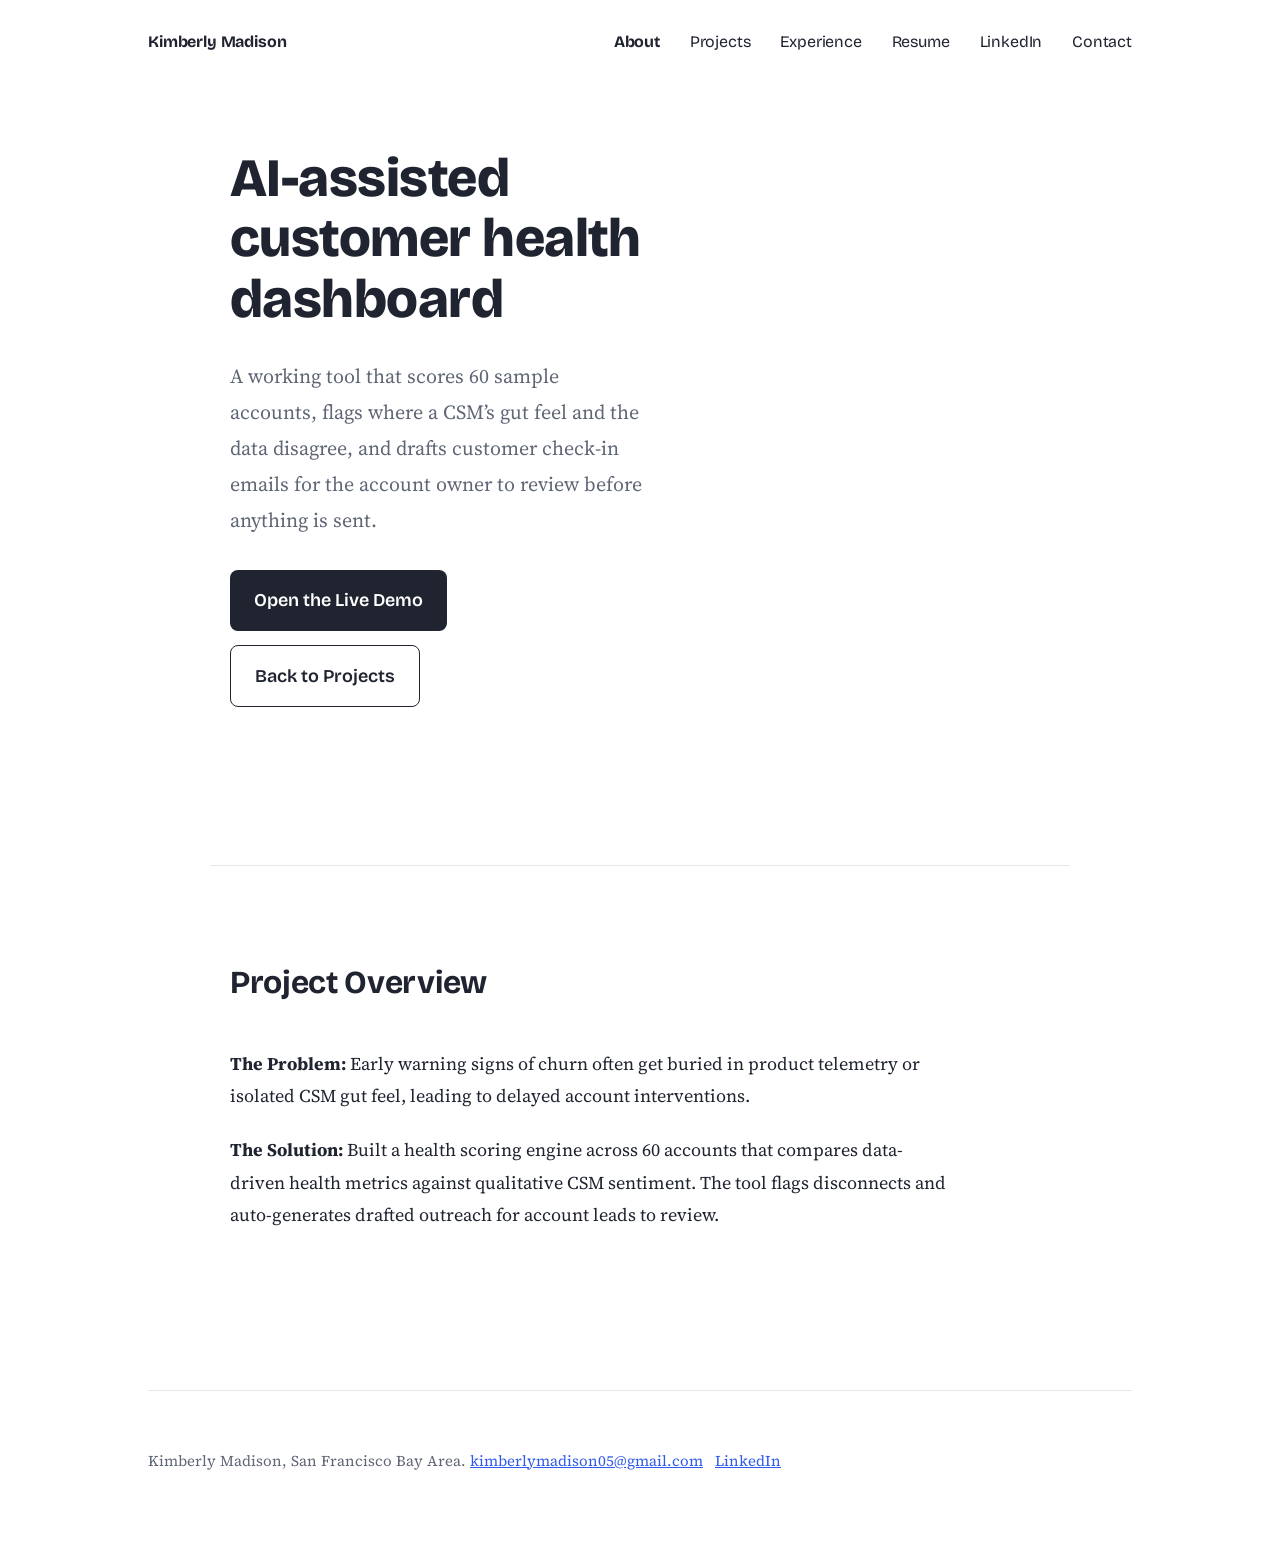
<file: projects/customer-health-dashboard.html>
<!DOCTYPE html>
<html lang="en">
<head>
    <meta charset="utf-8">
    <meta name="viewport" content="width=device-width,initial-scale=1">
    <title>AI-Assisted Customer Health Dashboard | Kimberly Madison</title>
    <meta name="description" content="AI customer health dashboard case study by Kimberly Madison.">
    <link rel="preconnect" href="https://fonts.googleapis.com">
    <link rel="preconnect" href="https://fonts.gstatic.com" crossorigin>
    <link href="https://fonts.googleapis.com/css2?family=Bricolage+Grotesque:wght@600;800&family=Source+Serif+4:ital,wght@0,400;0,600;1,400&display=swap" rel="stylesheet">
    <link rel="stylesheet" href="../style.css">
</head>
<body>
    <div class="wrap">
        <nav class="nav">
            <a href="../index.html">Kimberly Madison</a>
            <span>
                <a href="../index.html#about">About</a>
                <a href="../index.html#projects">Projects</a>
                <a href="../index.html#experience">Experience</a>
                <a href="../Kimberly_Madison_Resume.pdf">Resume</a>
                <a href="https://www.linkedin.com/in/kimberly-madison-b375081b/">LinkedIn</a>
                <a href="../index.html#contact">Contact</a>
            </span>
        </nav>

        <main>
            <div class="hero">
                <div>
                    <h1>AI-assisted customer health dashboard</h1>
                    <p class="lead">A working tool that scores 60 sample accounts, flags where a CSM’s gut feel and the data disagree, and drafts customer check-in emails for the account owner to review before anything is sent.</p>
                    <a class="btn" href="https://claude.ai/artifact/G9qgFqvpJXeE5uY496uaYt" target="_blank">Open the Live Demo</a>
                    <a class="btn o" href="../index.html#projects">Back to Projects</a>
                </div>
            </div>

            <section>
                <h2>Project Overview</h2>
                <div class="read">
                    <p><b>The Problem:</b> Early warning signs of churn often get buried in product telemetry or isolated CSM gut feel, leading to delayed account interventions.</p>
                    <p><b>The Solution:</b> Built a health scoring engine across 60 accounts that compares data-driven health metrics against qualitative CSM sentiment. The tool flags disconnects and auto-generates drafted outreach for account leads to review.</p>
                </div>
            </section>
        </main>

        <footer>
            Kimberly Madison, San Francisco Bay Area. <a href="mailto:kimberlymadison05@gmail.com">kimberlymadison05@gmail.com</a> &nbsp; <a href="https://www.linkedin.com/in/kimberly-madison-b375081b/">LinkedIn</a>
        </footer>
    </div>
</body>
</html>
</file>
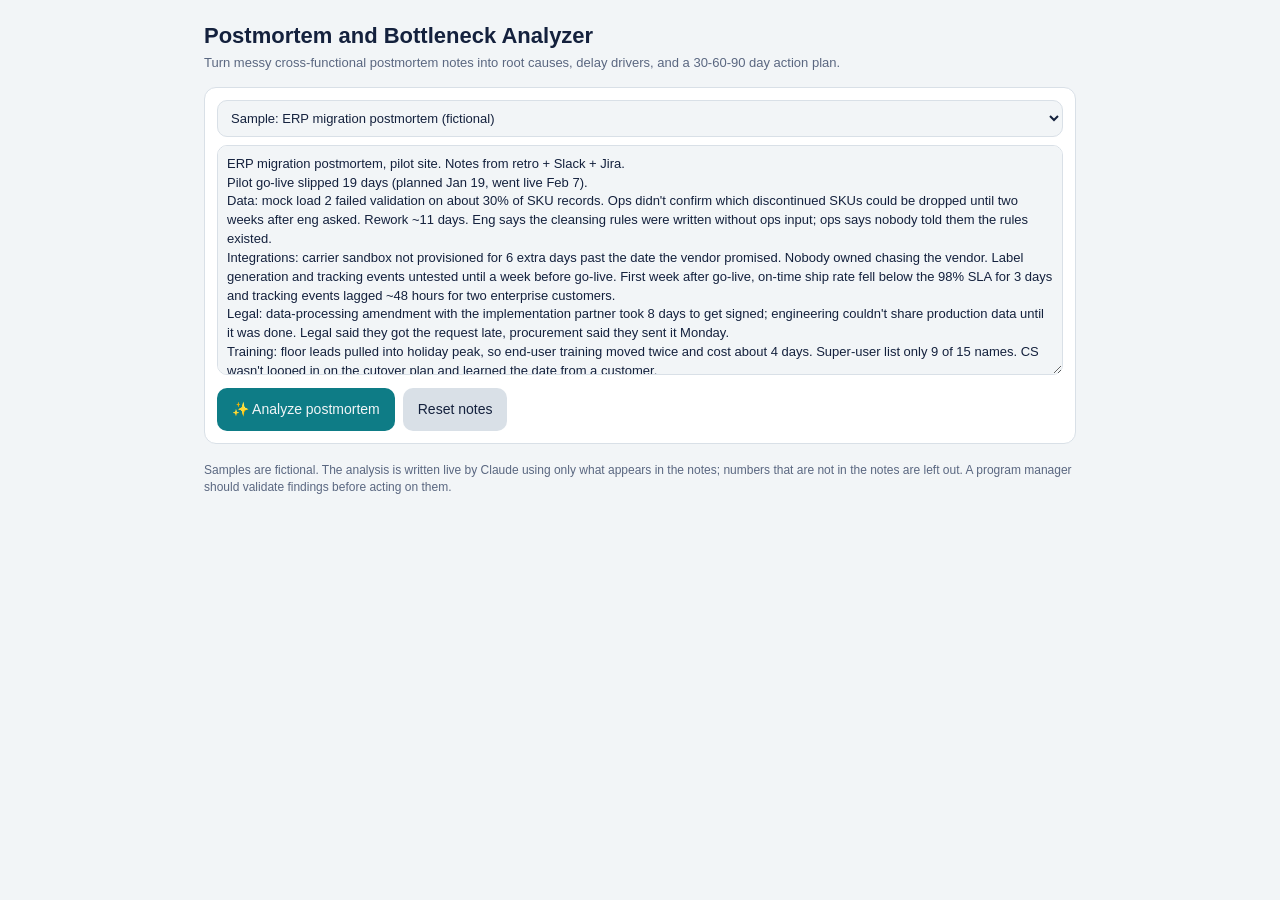
<file: projects/postmortem-bottleneck-analyzer.html>
<!DOCTYPE html>
<html lang="en"><head><meta charset="utf-8">
<meta name="viewport" content="width=device-width, initial-scale=1, viewport-fit=cover">
<title>Postmortem and Bottleneck Analyzer</title>
<style>
:root{box-sizing:border-box;padding-top:env(safe-area-inset-top,0px);padding-bottom:env(safe-area-inset-bottom,0px);--bg:#f2f5f7;--card:#fff;--tx:#14213d;--mut:#5a6780;--bd:#d9e0e7;--ac:#0e7c86;--g:#2e9d6a;--y:#c98a00;--r:#d6453d;--gb:#e0f3ea;--yb:#fdf1d3;--rb:#fbe2df}
@media (prefers-color-scheme:dark){:root:not([data-theme="light"]){color-scheme:dark;--bg:#0f1624;--card:#17213a;--tx:#eaf0f8;--mut:#9fb0c7;--bd:#2a3652;--ac:#4fc3cc;--g:#4fc088;--y:#f0b93a;--r:#ff7a6e;--gb:#14301f;--yb:#33290d;--rb:#3a1c19}}
:root[data-theme="dark"]{color-scheme:dark;--bg:#0f1624;--card:#17213a;--tx:#eaf0f8;--mut:#9fb0c7;--bd:#2a3652;--ac:#4fc3cc;--g:#4fc088;--y:#f0b93a;--r:#ff7a6e;--gb:#14301f;--yb:#33290d;--rb:#3a1c19}
html{scroll-padding-top:env(safe-area-inset-top,0px)}*{box-sizing:border-box}
body{margin:0;background:var(--bg);color:var(--tx);font:15px/1.45 -apple-system,BlinkMacSystemFont,"Segoe UI",Roboto,Helvetica,Arial,sans-serif}
main{max-width:900px;margin:0 auto;padding:16px 14px 40px}h1{font-size:22px;margin:4px 0 2px}.sub{color:var(--mut);font-size:13px;margin:0 0 14px}
.card{background:var(--card);border:1px solid var(--bd);border-radius:12px;padding:12px;margin-bottom:10px}
select,textarea{width:100%;border:1px solid var(--bd);background:var(--bg);color:var(--tx);border-radius:10px;padding:9px;font:inherit;font-size:13px}textarea{min-height:230px;margin-top:8px}
.btn{border:0;background:var(--ac);color:var(--bg);border-radius:10px;padding:11px 15px;font:inherit;font-size:14px;margin:8px 8px 0 0}.btn.s{background:var(--bd);color:var(--tx)}
h2{font-size:17px;margin:22px 0 8px}h3{font-size:12px;text-transform:uppercase;letter-spacing:.04em;color:var(--mut);margin:12px 0 4px}
.meta{font-size:12px;color:var(--mut)}.row{display:flex;justify-content:space-between;gap:8px;align-items:center}.nm{font-weight:600}
.tag{font-size:11px;padding:2px 9px;border-radius:999px;white-space:nowrap;background:var(--bd);color:var(--mut)}.High{background:var(--rb);color:var(--r)}.Medium{background:var(--yb);color:var(--y)}.Low{background:var(--gb);color:var(--g)}
.sc{overflow-x:auto}table{border-collapse:collapse;font-size:12px;width:100%}th,td{border:1px solid var(--bd);padding:6px 8px;text-align:center}th:first-child,td:first-child{text-align:left;font-weight:600;position:sticky;left:0;background:var(--card)}th{color:var(--mut);font-weight:600}
.bar{height:10px;background:var(--bd);border-radius:5px;overflow:hidden;margin:4px 0 10px}.bar i{display:block;height:100%;background:var(--ac)}
.chip{border:1px solid var(--bd);background:var(--card);color:var(--tx);border-radius:999px;padding:6px 12px;font:inherit;font-size:13px;margin:0 6px 8px 0}.chip.on{background:var(--tx);color:var(--bg)}
label.ck{display:flex;gap:10px;align-items:flex-start;margin:8px 0}label.ck input{margin-top:4px;width:18px;height:18px}.done{text-decoration:line-through;color:var(--mut)}
ul{margin:4px 0 0;padding-left:18px}.note{font-size:12px;color:var(--mut);margin-top:18px}
</style></head><body><main>
<h1>Postmortem and Bottleneck Analyzer</h1>
<p class="sub">Turn messy cross-functional postmortem notes into root causes, delay drivers, and a 30-60-90 day action plan.</p>
<div class="card"><select id="sel" onchange="pick()"><option value="0">Sample: ERP migration postmortem (fictional)</option><option value="1">Sample: Customer portal launch postmortem (fictional)</option><option value="2">Paste my own notes</option></select>
<textarea id="nt" placeholder="Paste meeting notes, Slack threads, or ticket summaries here"></textarea>
<button class="btn" onclick="run()">✨ Analyze postmortem</button><button class="btn s" onclick="pick()">Reset notes</button></div>
<div id="out"></div>
<p class="note">Samples are fictional. The analysis is written live by Claude using only what appears in the notes; numbers that are not in the notes are left out. A program manager should validate findings before acting on them.</p>
</main>
<script>
const SAMPLES=["ERP migration postmortem, pilot site. Notes from retro + Slack + Jira.\nPilot go-live slipped 19 days (planned Jan 19, went live Feb 7). \nData: mock load 2 failed validation on about 30% of SKU records. Ops didn't confirm which discontinued SKUs could be dropped until two weeks after eng asked. Rework ~11 days. Eng says the cleansing rules were written without ops input; ops says nobody told them the rules existed.\nIntegrations: carrier sandbox not provisioned for 6 extra days past the date the vendor promised. Nobody owned chasing the vendor. Label generation and tracking events untested until a week before go-live. First week after go-live, on-time ship rate fell below the 98% SLA for 3 days and tracking events lagged ~48 hours for two enterprise customers.\nLegal: data-processing amendment with the implementation partner took 8 days to get signed; engineering couldn't share production data until it was done. Legal said they got the request late, procurement said they sent it Monday.\nTraining: floor leads pulled into holiday peak, so end-user training moved twice and cost about 4 days. Super-user list only 9 of 15 names. CS wasn't looped in on the cutover plan and learned the date from a customer.\nFinance: billing rate tables for 14 enterprise customers lived in spreadsheets; found late, finance and account managers rebuilt them in ~5 days of scramble. No one signed off on parallel billing until the last week.\nSales: promised one enterprise customer a go-live date before the pilot was approved.", "Customer portal launch postmortem. Pulled from the retro doc, #launch-war-room Slack, and Jira.\nLaunch slipped 3 weeks. Original date set by Product after the exec offsite, before Engineering sized the work.\nScope: Product added single sign-on and invoice download after kickoff. Eng estimate grew by about 2 sprints; nobody re-baselined the date. \nEngineering: API rate limits were discovered in load testing 5 days before launch; 17 blocker bugs found by QA in the last 2 weeks because test environments weren't ready until late. Infra owned environments, Product assumed Eng did.\nCustomer Success: support playbooks and FAQs were delivered 2 days after launch. Support got 41 tickets in the first 48 hours, mostly password and SSO questions. Two enterprise customers escalated to their execs. CS says they were not invited to the launch readiness review.\nLegal: new portal terms of service were approved the day before launch; Sales had already shared the beta with 6 customers under the old terms.\nSales: reps demoed unreleased features, setting wrong expectations. \nOperations: invoice download depended on a finance data feed that wasn't scheduled with the data team, adding roughly 4 days.\nEveryone agrees there was no single owner for go-live readiness.", ""];
const $=s=>document.querySelector(s);
function esc(s){return String(s==null?"":s).replace(/[&<>"]/g,c=>({"&":"&amp;","<":"&lt;",">":"&gt;",'"':"&quot;"}[c]))}
let R=null,DONE={},TF="All";
function pick(){const v=+$("#sel").value;$("#nt").value=SAMPLES[v]||"";}
async function run(){const n=$("#nt").value.trim();if(n.length<80){$("#out").innerHTML='<p class="meta">Add a few more lines of notes first.</p>';return}
 R={loading:1};DONE={};TF="All";paint();
 try{const s=await claude.use("sample");if(!s)throw{message:"Live AI is not available in this view. Open the page from your claude.ai account."};
 const p="You are a senior program manager analyzing a cross-functional postmortem. Use ONLY the notes below. Never invent numbers, dates, or names: if the notes do not give a number, use null. Return JSON with these keys:\nsummary: 2 sentences on what went wrong overall.\nroot_causes: 5 to 9 objects with team (one of Engineering, Product, Operations, Sales, Legal, Customer Success, Finance, Vendor), category (one of Handoff, Dependency, Scope change, Resourcing, Process gap, Communication, Vendor delay), description (one sentence), evidence (a short paraphrase of what in the notes shows this), delay_days (number or null), severity (High, Medium, or Low).\ntotal_delay_days: number or null (as stated in the notes).\nsla_impacts: array of short strings describing SLA or customer impacts stated in the notes.\ndelay_drivers: array of objects with driver and days (number or null), ordered by days, using only quantified drivers where possible. Note: drivers may overlap, so do not force them to sum to the total.\nactions: 6 to 9 objects with horizon (exactly 30, 60, or 90), action (specific and process-focused), owner_team (same team list), success_measure (how we will know it worked).\nNOTES:\n"+n+"\nReturn only the JSON object.";
 R=await s.json(p)}catch(e){R={error:(e&&e.message)||"Something went wrong. Please try again."}}paint()}
function matrix(rc){const T=[...new Set(rc.map(r=>r.team))],C=[...new Set(rc.map(r=>r.category))];
 return`<div class="card sc"><table><tr><th>Team</th>${C.map(c=>`<th>${esc(c)}</th>`).join("")}</tr>${T.map(t=>`<tr><td>${esc(t)}</td>${C.map(c=>{const k=rc.filter(r=>r.team===t&&r.category===c).length;return`<td style="${k?`background:color-mix(in srgb,var(--ac) ${Math.min(80,k*30)}%,transparent);font-weight:700`:"color:var(--mut)"}">${k||"·"}</td>`}).join("")}</tr>`).join("")}</table></div>`}
function actions(a){const T=["All",...new Set(a.map(x=>x.owner_team))];const L=a.map((x,i)=>({...x,i})).filter(x=>TF==="All"||x.owner_team===TF);const dn=a.filter((x,i)=>DONE[i]).length;
 return`<div class="meta">${dn} of ${a.length} complete</div><div class="bar"><i style="width:${a.length?dn/a.length*100:0}%"></i></div><div>${T.map(t=>`<button class="chip ${t===TF?"on":""}" onclick="TF='${t}';paint()">${esc(t)}</button>`).join("")}</div>`+
 [30,60,90].map(h=>{const x=L.filter(z=>+z.horizon===h);return x.length?`<h3>${h}-day actions</h3>`+x.map(z=>`<div class="card"><label class="ck"><input type="checkbox" ${DONE[z.i]?"checked":""} onchange="DONE[${z.i}]=this.checked;paint()"><div><div class="${DONE[z.i]?"done":""}">${esc(z.action)}</div><div class="meta">Owner: ${esc(z.owner_team)} · Measure: ${esc(z.success_measure)}</div></div></label></div>`).join(""):""}).join("")}
function paint(){const o=$("#out");if(!R){o.innerHTML="";return}if(R.loading){o.innerHTML='<p class="meta">Claude is reading the notes and mapping the breakdowns…</p>';return}if(R.error){o.innerHTML=`<p class="meta">${esc(R.error)}</p>`;return}
 const rc=R.root_causes||[],dd=(R.delay_drivers||[]).filter(d=>d.days!=null),mx=Math.max(1,...dd.map(d=>d.days));
 o.innerHTML=`<h2>Summary</h2><div class="card">${esc(R.summary)}${R.total_delay_days!=null?`<div class="meta" style="margin-top:6px">Total delay stated in notes: <b>${R.total_delay_days} days</b></div>`:""}</div>
 <h2>Root cause matrix</h2>${matrix(rc)}${rc.map(r=>`<div class="card"><div class="row"><div class="nm">${esc(r.team)} · ${esc(r.category)}</div><span class="tag ${esc(r.severity)}">${esc(r.severity)}</span></div><div style="margin:4px 0">${esc(r.description)}</div><div class="meta">Evidence: ${esc(r.evidence)}${r.delay_days!=null?` · ${r.delay_days} days`:""}</div></div>`).join("")}
 <h2>SLA and timeline impact</h2><div class="card">${(R.sla_impacts||[]).length?`<ul>${R.sla_impacts.map(x=>`<li>${esc(x)}</li>`).join("")}</ul>`:'<span class="meta">No SLA impacts stated in the notes.</span>'}${dd.length?`<h3>Delay drivers (may overlap)</h3>${dd.map(d=>`<div class="row"><span>${esc(d.driver)}</span><b>${d.days}d</b></div><div class="bar"><i style="width:${d.days/mx*100}%"></i></div>`).join("")}`:""}</div>
 <h2>Corrective action tracker</h2>${actions(R.actions||[])}<button class="btn s" onclick="cp()">Copy action plan</button>`}
function cp(){const a=R.actions||[],t=[30,60,90].map(h=>h+"-day actions:\n"+a.filter(x=>+x.horizon===h).map(x=>"- "+x.action+" ("+x.owner_team+"; measure: "+x.success_measure+")").join("\n")).join("\n\n");navigator.clipboard&&navigator.clipboard.writeText(t)}
pick();
</script></body></html>
</file>
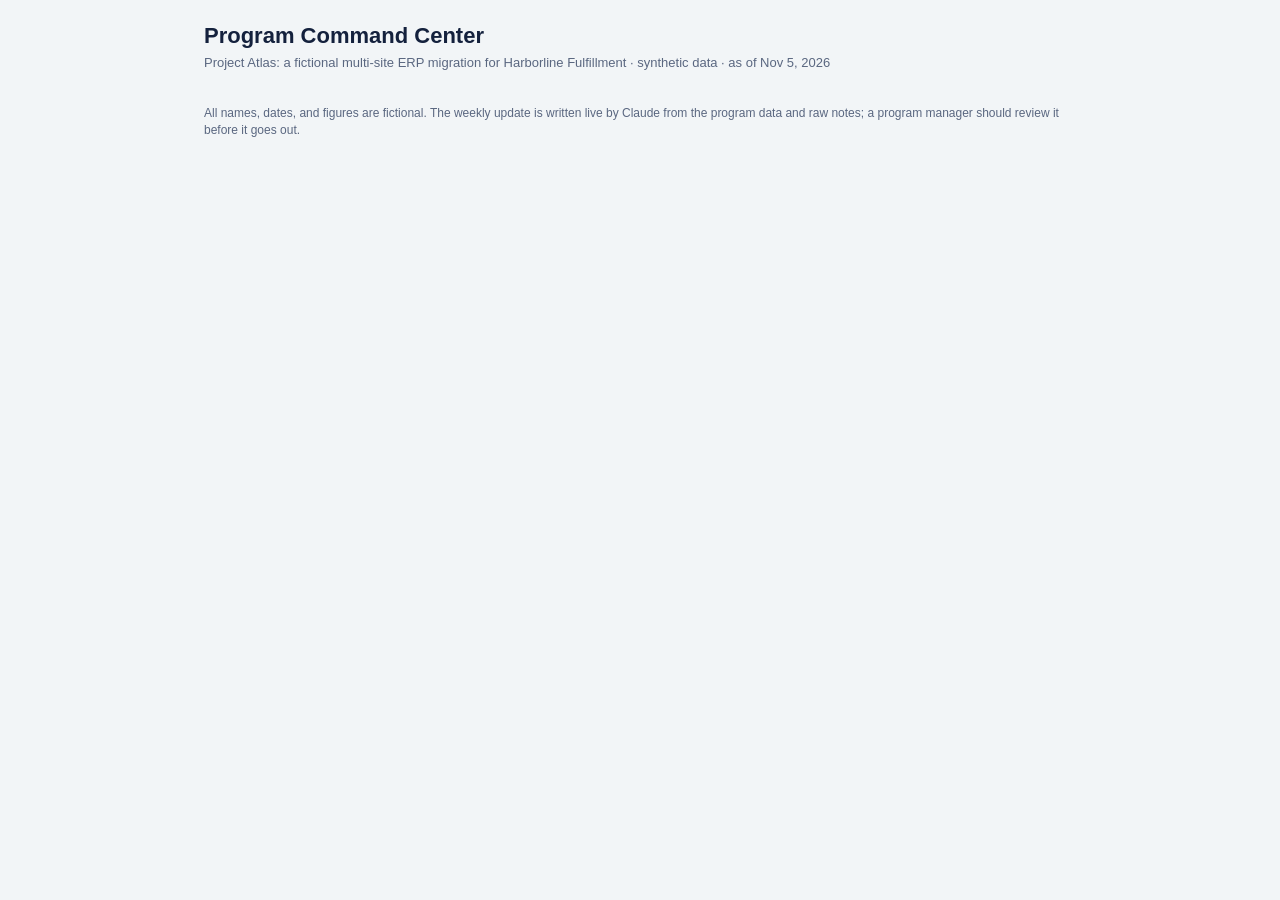
<file: projects/Program-Command-Center-atlas.html>
<!DOCTYPE html>
<html lang="en"><head><meta charset="utf-8">
<meta name="viewport" content="width=device-width, initial-scale=1, viewport-fit=cover">
<title>Program Command Center: Project Atlas</title>
<style>
:root{box-sizing:border-box;padding-top:env(safe-area-inset-top,0px);padding-bottom:env(safe-area-inset-bottom,0px);--bg:#f2f5f7;--card:#fff;--tx:#14213d;--mut:#5a6780;--bd:#d9e0e7;--ac:#0e7c86;--g:#2e9d6a;--y:#c98a00;--r:#d6453d;--gb:#e0f3ea;--yb:#fdf1d3;--rb:#fbe2df;--ab:#dff1f3}
@media (prefers-color-scheme:dark){:root:not([data-theme="light"]){color-scheme:dark;--bg:#0f1624;--card:#17213a;--tx:#eaf0f8;--mut:#9fb0c7;--bd:#2a3652;--ac:#4fc3cc;--g:#4fc088;--y:#f0b93a;--r:#ff7a6e;--gb:#14301f;--yb:#33290d;--rb:#3a1c19;--ab:#12333a}}
:root[data-theme="dark"]{color-scheme:dark;--bg:#0f1624;--card:#17213a;--tx:#eaf0f8;--mut:#9fb0c7;--bd:#2a3652;--ac:#4fc3cc;--g:#4fc088;--y:#f0b93a;--r:#ff7a6e;--gb:#14301f;--yb:#33290d;--rb:#3a1c19;--ab:#12333a}
html{scroll-padding-top:env(safe-area-inset-top,0px)}*{box-sizing:border-box}
body{margin:0;background:var(--bg);color:var(--tx);font:15px/1.45 -apple-system,BlinkMacSystemFont,"Segoe UI",Roboto,Helvetica,Arial,sans-serif}
main{max-width:900px;margin:0 auto;padding:16px 14px 40px}h1{font-size:22px;margin:4px 0 2px}.sub{color:var(--mut);font-size:13px;margin:0 0 12px}
.tabs{display:flex;gap:6px;overflow-x:auto;margin:0 0 14px;padding-bottom:4px}.tabs button{flex:none;border:1px solid var(--bd);background:var(--card);color:var(--tx);border-radius:999px;padding:8px 14px;font:inherit;font-size:13px}.tabs button.on{background:var(--tx);color:var(--bg)}
.kpis{display:grid;grid-template-columns:repeat(2,1fr);gap:8px;margin-bottom:14px}@media(min-width:640px){.kpis{grid-template-columns:repeat(5,1fr)}}
.kpi,.card{background:var(--card);border:1px solid var(--bd);border-radius:12px;padding:10px 12px}.kpi b{display:block;font-size:20px}.kpi span{font-size:12px;color:var(--mut)}.card{margin-bottom:10px}
.row{display:flex;justify-content:space-between;gap:8px;align-items:center}.nm{font-weight:600}.meta{font-size:12px;color:var(--mut)}
.tag{font-size:11px;padding:2px 9px;border-radius:999px;white-space:nowrap}
.Green,.Done{background:var(--gb);color:var(--g)}.Amber,.At{background:var(--yb);color:var(--y)}.Red,.Blocked{background:var(--rb);color:var(--r)}.On{background:var(--ab);color:var(--ac)}.Not{background:var(--bd);color:var(--mut)}
.pb{height:8px;background:var(--bd);border-radius:4px;overflow:hidden;margin:8px 0 4px}.pb i{display:block;height:100%;background:var(--ac)}
ul{margin:6px 0 0;padding-left:18px}li{margin:3px 0}
.gantt{position:relative;margin:6px 0 0 0}.gr{position:relative;height:30px;margin:6px 0}.gl{font-size:12px;margin-bottom:2px}.gb{position:absolute;top:14px;height:12px;border-radius:6px;background:var(--bd);overflow:hidden}.gb i{display:block;height:100%;background:var(--ac)}
.axis{position:relative;height:18px;font-size:10px;color:var(--mut)}.axis span{position:absolute;transform:translateX(-50%)}
.today{position:absolute;top:18px;bottom:0;width:2px;background:var(--r);z-index:2}.dia{position:absolute;top:2px;width:12px;height:12px;transform:rotate(45deg) translateX(-4px);background:var(--ac)}
select,textarea,.chip{border:1px solid var(--bd);background:var(--card);color:var(--tx);border-radius:10px;padding:8px;font:inherit;font-size:13px}textarea{width:100%;min-height:260px}
.chip{border-radius:999px;padding:6px 12px;margin:0 6px 8px 0}.chip.on{background:var(--tx);color:var(--bg)}
.btn{border:0;background:var(--ac);color:var(--bg);border-radius:10px;padding:10px 14px;font:inherit;font-size:14px;margin:8px 8px 0 0}.btn.s{background:var(--bd);color:var(--tx)}
h3{font-size:13px;text-transform:uppercase;letter-spacing:.04em;color:var(--mut);margin:14px 0 4px}.note{font-size:12px;color:var(--mut);margin-top:16px}
.att{border-left:4px solid var(--r)}</style></head><body><main>
<h1>Program Command Center</h1>
<p class="sub">Project Atlas: a fictional multi-site ERP migration for Harborline Fulfillment · synthetic data · as of Nov 5, 2026</p>
<div class="tabs" id="tabs"></div><div id="v"></div>
<p class="note">All names, dates, and figures are fictional. The weekly update is written live by Claude from the program data and raw notes; a program manager should review it before it goes out.</p>
</main>
<script>
const D={"asof":"2026-11-05","tasks":[{"ws":"Data Migration","name":"Inventory and SKU cleansing","owner":"Priya Shah","start":"2026-09-08","end":"2026-10-30","pct":100,"status":"Done"},{"ws":"Data Migration","name":"Mock load 1","owner":"Priya Shah","start":"2026-10-05","end":"2026-10-30","pct":100,"status":"Done"},{"ws":"Data Migration","name":"Mock load 2","owner":"Priya Shah","start":"2026-11-02","end":"2026-12-04","pct":35,"status":"At risk"},{"ws":"Data Migration","name":"Customer and vendor master migration","owner":"Priya Shah","start":"2026-10-19","end":"2026-12-11","pct":40,"status":"On track"},{"ws":"Data Migration","name":"Final cutover load rehearsal","owner":"Priya Shah","start":"2026-12-07","end":"2027-01-08","pct":0,"status":"Not started"},{"ws":"Integrations","name":"Carrier API integrations","owner":"Marcus Webb","start":"2026-09-21","end":"2026-12-04","pct":55,"status":"Blocked"},{"ws":"Integrations","name":"Marketplace connectors","owner":"Marcus Webb","start":"2026-10-05","end":"2026-12-18","pct":50,"status":"On track"},{"ws":"Integrations","name":"Customer tracking portal","owner":"Marcus Webb","start":"2026-10-26","end":"2027-01-08","pct":25,"status":"At risk"},{"ws":"Integrations","name":"Integration security review","owner":"Marcus Webb","start":"2026-11-09","end":"2026-11-25","pct":0,"status":"Not started"},{"ws":"Finance and Billing","name":"Chart of accounts mapping","owner":"Elena Park","start":"2026-08-24","end":"2026-10-09","pct":100,"status":"Done"},{"ws":"Finance and Billing","name":"Billing rate tables","owner":"Elena Park","start":"2026-09-14","end":"2026-11-20","pct":60,"status":"At risk"},{"ws":"Finance and Billing","name":"Parallel billing test","owner":"Elena Park","start":"2026-12-01","end":"2027-01-08","pct":0,"status":"Not started"},{"ws":"Finance and Billing","name":"Month-end close dry run","owner":"Elena Park","start":"2026-12-14","end":"2026-12-23","pct":0,"status":"Not started"},{"ws":"Warehouse Operations","name":"Warehouse process redesign","owner":"Tomás Reyes","start":"2026-08-31","end":"2026-10-23","pct":100,"status":"Done"},{"ws":"Warehouse Operations","name":"Peak season freeze plan","owner":"Tomás Reyes","start":"2026-10-12","end":"2026-11-13","pct":70,"status":"On track"},{"ws":"Warehouse Operations","name":"Scanner and device rollout, pilot site","owner":"Tomás Reyes","start":"2026-11-02","end":"2026-12-11","pct":30,"status":"On track"},{"ws":"Warehouse Operations","name":"UAT scripts and scenarios","owner":"Tomás Reyes","start":"2026-11-09","end":"2026-12-11","pct":10,"status":"On track"},{"ws":"Warehouse Operations","name":"UAT execution","owner":"Tomás Reyes","start":"2026-12-14","end":"2027-01-08","pct":0,"status":"Not started"},{"ws":"Change and Training","name":"Stakeholder and impact assessment","owner":"Dana Cole","start":"2026-09-01","end":"2026-10-16","pct":100,"status":"Done"},{"ws":"Change and Training","name":"Training content build","owner":"Dana Cole","start":"2026-10-12","end":"2026-12-11","pct":45,"status":"On track"},{"ws":"Change and Training","name":"Super-user network","owner":"Dana Cole","start":"2026-10-26","end":"2026-12-18","pct":30,"status":"At risk"},{"ws":"Change and Training","name":"Pilot site end-user training","owner":"Dana Cole","start":"2027-01-04","end":"2027-01-15","pct":0,"status":"Not started"},{"ws":"Cutover and Go-Live","name":"Cutover plan and runbook","owner":"Sam Okoro","start":"2026-10-19","end":"2026-12-18","pct":40,"status":"On track"},{"ws":"Cutover and Go-Live","name":"Go/no-go criteria","owner":"Sam Okoro","start":"2026-11-16","end":"2026-12-11","pct":0,"status":"Not started"},{"ws":"Cutover and Go-Live","name":"Pilot go-live, Sunnyvale","owner":"Sam Okoro","start":"2027-01-19","end":"2027-01-19","pct":0,"status":"Not started"},{"ws":"Cutover and Go-Live","name":"Pilot hypercare","owner":"Sam Okoro","start":"2027-01-19","end":"2027-02-12","pct":0,"status":"Not started"},{"ws":"Cutover and Go-Live","name":"Wave 2 prep, Louisville and Reno","owner":"Sam Okoro","start":"2027-01-25","end":"2027-03-12","pct":0,"status":"Not started"},{"ws":"Cutover and Go-Live","name":"Wave 3 prep, Toronto","owner":"Sam Okoro","start":"2027-03-22","end":"2027-05-07","pct":0,"status":"Not started"}],"ms":[{"name":"Design sign-off","date":"2026-09-18","status":"Done"},{"name":"Mock load 1 complete","date":"2026-10-30","status":"Done"},{"name":"Mock load 2 complete","date":"2026-12-04","status":"At risk"},{"name":"UAT complete","date":"2027-01-08","status":"On track"},{"name":"Pilot go-live, Sunnyvale","date":"2027-01-19","status":"On track"},{"name":"Wave 2 go-live, Louisville and Reno","date":"2027-03-16","status":"On track"},{"name":"Wave 3 go-live, Toronto","date":"2027-05-11","status":"On track"},{"name":"Hypercare exit","date":"2027-06-11","status":"On track"}],"raid":[{"id":"R-01","type":"Risk","text":"About 30% of SKU records failed validation in mock load 1; the same pattern could repeat in mock load 2.","owner":"Priya Shah","sev":"High","due":"2026-11-20","status":"Open"},{"id":"I-02","type":"Issue","text":"Carrier sandbox access is delayed until Nov 20, blocking carrier API testing.","owner":"Marcus Webb","sev":"High","due":"2026-11-20","status":"Open"},{"id":"R-03","type":"Risk","text":"Pilot-site training overlaps with holiday peak, limiting the hours operators can be pulled off the floor.","owner":"Dana Cole","sev":"High","due":"2026-12-04","status":"Open"},{"id":"D-04","type":"Dependency","text":"Finance month-end close freeze (Dec 28 to Jan 4) overlaps pilot readiness checks.","owner":"Elena Park","sev":"Medium","due":"2026-12-14","status":"Open"},{"id":"I-05","type":"Issue","text":"Legacy billing rate tables are incomplete for 14 enterprise customers.","owner":"Elena Park","sev":"High","due":"2026-11-20","status":"Open"},{"id":"R-06","type":"Risk","text":"Implementation partner has two consultants rolling off in December.","owner":"Sam Okoro","sev":"Medium","due":"2026-12-01","status":"Open"},{"id":"DC-07","type":"Decision","text":"Run one cycle of parallel billing before pilot go-live, or cut over directly?","owner":"Sam Okoro","sev":"Medium","due":"2026-11-18","status":"Pending"},{"id":"DC-08","type":"Decision","text":"Pilot cutover on a weekend or midweek low-volume window?","owner":"Tomás Reyes","sev":"Medium","due":"2026-11-25","status":"Pending"},{"id":"R-09","type":"Risk","text":"Change fatigue among floor leads after three process changes this year.","owner":"Dana Cole","sev":"Low","due":"2026-12-18","status":"Open"},{"id":"D-10","type":"Dependency","text":"Security review must finish before any integration goes live.","owner":"Marcus Webb","sev":"Medium","due":"2026-11-25","status":"Open"}],"notes":"Data (Priya): mock 2 started Monday. Still seeing validation fails on dimensions and unit-of-measure for older SKUs, maybe 25-30% again. Cleansing rules from mock 1 only fixed about half. Vendor master looks fine. Need ops to confirm which discontinued SKUs we can drop.\nIntegrations (Marcus): carrier sandbox STILL not provisioned, vendor says Nov 20. Can’t test labels or tracking events until then. Marketplace connectors going well, two of four done. Tracking portal design needs customer-service input, haven’t gotten it. Security review slot booked for week of Nov 9.\nFinance (Elena): rate tables are the problem. 14 enterprise customers have custom rates stored in spreadsheets, not the legacy system. Working through them with account managers. Chart of accounts is done and signed off.\nWarehouse (Tomás): peak freeze plan almost final, ops leaders supportive. Scanners for pilot site arrive Nov 16. UAT scripts started, need two more floor reps. Worried about pulling people for UAT during peak.\nChange (Dana): training content about half built. Super-user list has 9 of the 15 names we need; two sites haven’t nominated anyone. Floor leads are tired, lots of change this year.\nCutover (Sam): runbook draft is 40% done. Two partner consultants leave in December, need a replacement plan. Need a decision on parallel billing by Nov 18 or we lose time on the test plan."};const $=s=>document.querySelector(s);
function esc(s){return String(s==null?"":s).replace(/[&<>"]/g,c=>({"&":"&amp;","<":"&lt;",">":"&gt;",'"':"&quot;"}[c]))}
const M3=["Jan","Feb","Mar","Apr","May","Jun","Jul","Aug","Sep","Oct","Nov","Dec"];
const dt=s=>new Date(s+"T00:00:00"),DAY=864e5,days=(a,b)=>Math.round((dt(b)-dt(a))/DAY);
const fd=s=>{const d=dt(s);return M3[d.getMonth()]+" "+d.getDate()};
const cls=s=>({"Done":"Done","On track":"On","At risk":"At","Blocked":"Blocked","Not started":"Not"}[s]);
const WS=[...new Set(D.tasks.map(t=>t.ws))];
const dur=t=>Math.max(1,days(t.start,t.end)+1);
function wpct(ts){const w=ts.reduce((s,t)=>s+dur(t),0);return Math.round(ts.reduce((s,t)=>s+t.pct*dur(t),0)/w)}
function rag(ts){const b=ts.filter(t=>t.status==="Blocked").length,r=ts.filter(t=>t.status==="At risk").length;return b>0||r>=2?"Red":r>0?"Amber":"Green"}
const wt=w=>D.tasks.filter(t=>t.ws===w);function prag(){const r=WS.map(w=>rag(wt(w)));return r.filter(x=>x==="Red").length>=2?"Red":r.some(x=>x!=="Green")?"Amber":"Green"}
const open=D.raid.filter(r=>r.status!=="Closed"),pilot=days(D.asof,"2027-01-19");
const flagged=D.tasks.filter(t=>t.status==="Blocked"||t.status==="At risk");
let tab="Overview",wf="All",rf="All",tf="All",OUT=null;
const TABS=["Overview","Timeline","Tasks","RAID log","Weekly update"];
function tabs(){$("#tabs").innerHTML=TABS.map(t=>`<button class="${t===tab?"on":""}" onclick="tab='${t}';go()">${t}</button>`).join("")}
function overview(){const o=wpct(D.tasks),orag=prag();
 return`<div class="kpis"><div class="kpi"><b>${o}%</b><span>Overall complete</span></div><div class="kpi"><b><span class="tag ${orag}">${orag}</span></b><span>Program health</span></div><div class="kpi"><b>${pilot}</b><span>Days to pilot go-live</span></div><div class="kpi"><b>${flagged.length}</b><span>Tasks blocked or at risk</span></div><div class="kpi"><b>${open.length}</b><span>Open RAID items</span></div></div>`+needs()+
 WS.map(w=>{const ts=wt(w),r=rag(ts),f=ts.filter(t=>t.status==="Blocked"||t.status==="At risk");return`<div class="card"><div class="row"><div><div class="nm">${w}</div><div class="meta">Owner: ${ts[0].owner}</div></div><span class="tag ${r}">${r}</span></div><div class="pb"><i style="width:${wpct(ts)}%"></i></div><div class="meta">${wpct(ts)}% complete · ${ts.filter(t=>t.status==="Done").length} of ${ts.length} tasks done</div>${f.length?`<ul>${f.map(t=>`<li>${esc(t.name)} <span class="tag ${cls(t.status)}">${t.status}</span></li>`).join("")}</ul>`:""}${r==="Red"?'<div class="meta" style="margin-top:8px"><b>Escalation recommended.</b> See Needs attention above.</div>':""}</div>`}).join("")}
function timeline(){const a="2026-08-17",b="2027-06-30",tot=days(a,b),P=d=>(days(a,d)/tot*100).toFixed(2);
 let ax="";for(let y=2026,m=7;!(y===2027&&m>5);m++){if(m>11){m=0;y++}const d=y+"-"+String(m+1).padStart(2,"0")+"-01";if(d>a&&d<=b)ax+=`<span style="left:${P(d)}\%">${M3[m]}</span>`;if(y===2027&&m===5)break}
 return`<div class="card"><div class="gantt"><div class="axis">${ax}</div><div class="today" style="left:${P(D.asof)}%" title="Today"></div><div style="position:relative;height:18px">${D.ms.map(m=>`<div class="dia" style="left:${P(m.date)}%" title="${esc(m.name)}, ${fd(m.date)}"></div>`).join("")}</div>`+
 WS.map(w=>{const ts=wt(w),s=ts.map(t=>t.start).sort()[0],e=ts.map(t=>t.end).sort().slice(-1)[0];return`<div class="gr"><div class="gl">${w}</div><div class="gb" style="left:${P(s)}\%;width:${Math.max(1,P(e)-P(s))}%"><i style="width:${wpct(ts)}%"></i></div></div>`}).join("")+`</div><div class="meta">Red line: today. Diamonds: milestones.</div></div>
 <div class="card"><b>Milestones</b>${D.ms.map(m=>`<div class="row" style="margin-top:8px"><div>${esc(m.name)}<div class="meta">${fd(m.date)}, ${days(D.asof,m.date)} days</div></div><span class="tag ${cls(m.status)}">${m.status}</span></div>`).join("")}</div>`}
function tasks(){const L=D.tasks.filter(t=>(wf==="All"||t.ws===wf)&&(tf==="All"||t.status===tf));
 return`<select onchange="wf=this.value;go()"><option>All</option>${WS.map(w=>`<option ${w===wf?"selected":""}>${w}</option>`).join("")}</select><div style="margin:10px 0">${["All","Blocked","At risk","On track","Not started","Done"].map(s=>`<button class="chip ${s===tf?"on":""}" onclick="tf='${s}';go()">${s}</button>`).join("")}</div>`+
 L.map(t=>`<div class="card"><div class="row"><div class="nm">${esc(t.name)}</div><span class="tag ${cls(t.status)}">${t.status}</span></div><div class="meta">${t.ws} ·${t.owner} · ${fd(t.start)} to${fd(t.end)}</div><div class="pb"><i style="width:${t.pct}%"></i></div><div class="meta">${t.pct}% complete</div>${isF(t)?ctaBlock(t):""}</div>`).join("")} function raid(){const L=D.raid.filter(r=>rf==="All"\vert{}\vert{}r.type===rf).sort((a,b)=>({High:0,Medium:1,Low:2}[a.sev]-{High:0,Medium:1,Low:2}[b.sev])); return`<div>${["All","Risk","Issue","Dependency","Decision"].map(s=>`<button class="chip ${s===rf?"on":""}" onclick="rf='${s}';go()">${s}</button>`).join("")}</div>`+L.map(r=>`<div class="card"><div class="row"><div class="nm">${r.id} ·${r.type}</div><span class="tag ${r.sev==="High"?"Red":r.sev==="Medium"?"Amber":"Not"}">${r.sev}</span></div><div style="margin:4px 0">${esc(r.text)}</div><div class="meta">Owner: ${r.owner} · Due ${fd(r.due)} ·${r.status}</div></div>`).join("")}
function weekly(){return`<p class="meta">Edit the raw notes below (they’re deliberately messy, like real ones), then generate the executive update.</p><textarea id="nt">${esc(D.notes)}</textarea><div><button class="btn" onclick="gen()">✨ Generate executive update</button></div><div id="out">${outH()}</div>`} function li(a){return(a\vert{}\vert{}[]).map(x=>`<li>${esc(x)}</li>`).join("")}
function outH(){const o=OUT;if(!o)return"";if(o.loading)return'<p class="meta">Claude is reading the program data and notes…</p>';if(o.error)return`<p class
</file>
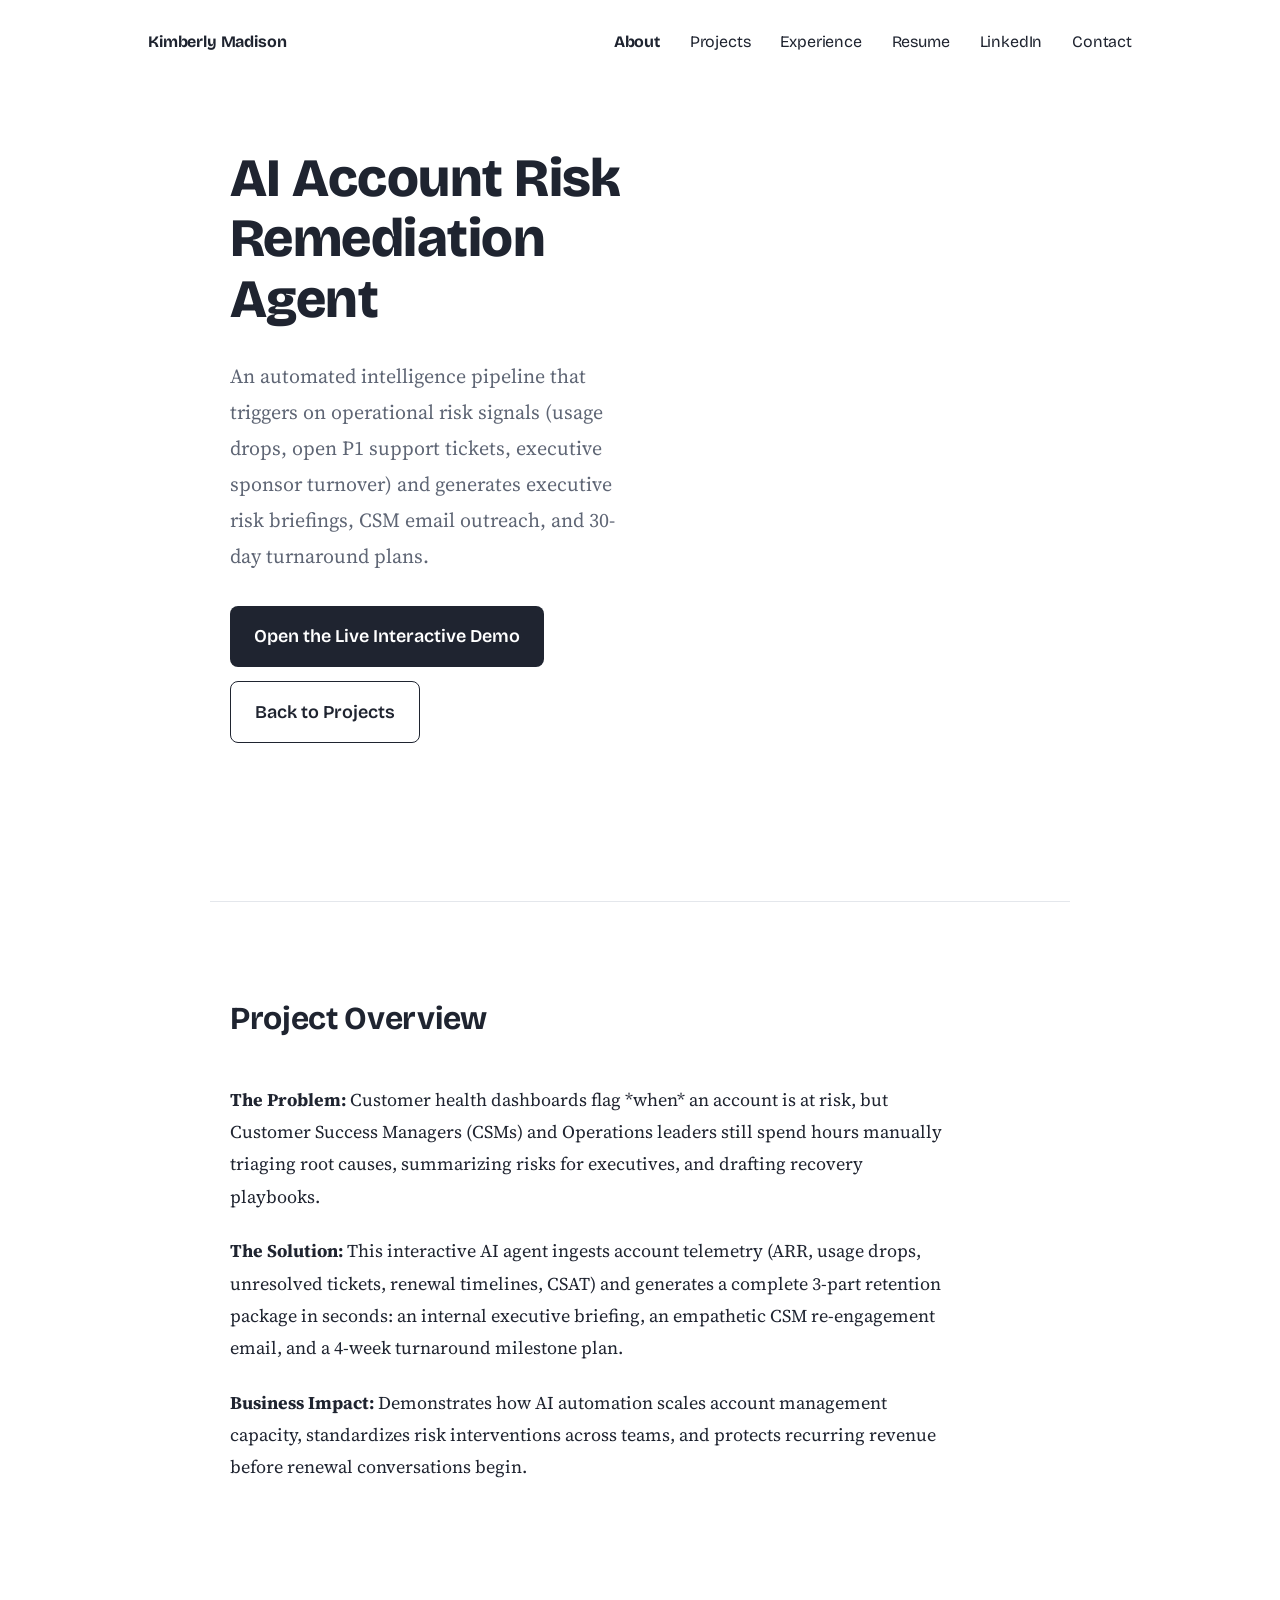
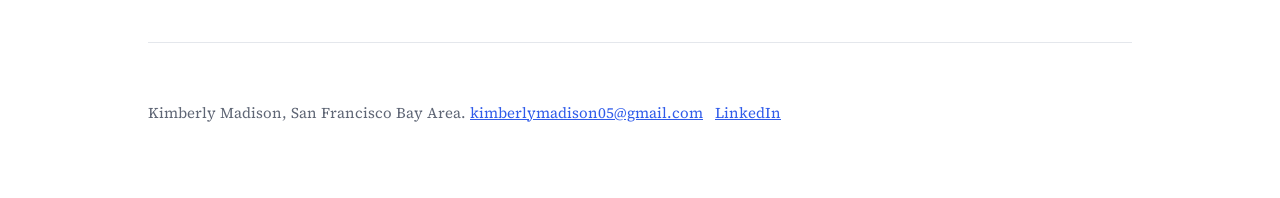
<file: projects/risk-remediation-agent.html>
<!DOCTYPE html>
<html lang="en">
<head>
    <meta charset="utf-8">
    <meta name="viewport" content="width=device-width,initial-scale=1">
    <title>AI Account Risk Remediation Agent | Kimberly Madison</title>
    <meta name="description" content="Automated operational risk detection & proactive retention playbook generator for Enterprise Customer Success.">
    <link rel="preconnect" href="https://fonts.googleapis.com">
    <link rel="preconnect" href="https://fonts.gstatic.com" crossorigin>
    <link href="https://fonts.googleapis.com/css2?family=Bricolage+Grotesque:wght@600;800&family=Source+Serif+4:ital,wght@0,400;0,600;1,400&display=swap" rel="stylesheet">
    <link rel="stylesheet" href="../style.css">
</head>
<body>
    <div class="wrap">
        <nav class="nav">
            <a href="../index.html">Kimberly Madison</a>
            <span>
                <a href="../index.html#about">About</a>
                <a href="../index.html#projects">Projects</a>
                <a href="../index.html#experience">Experience</a>
                <a href="../Kimberly_Madison_Resume.pdf">Resume</a>
                <a href="https://www.linkedin.com/in/kimberly-madison-b375081b/">LinkedIn</a>
                <a href="../index.html#contact">Contact</a>
            </span>
        </nav>

        <main>
            <div class="hero">
                <div>
                    <h1>AI Account Risk Remediation Agent</h1>
                    <p class="lead">An automated intelligence pipeline that triggers on operational risk signals (usage drops, open P1 support tickets, executive sponsor turnover) and generates executive risk briefings, CSM email outreach, and 30-day turnaround plans.</p>
                    <a class="btn" href="https://risk-remediation-agent-madison.streamlit.app/" target="_blank">Open the Live Interactive Demo</a>
                    <a class="btn o" href="../index.html#projects">Back to Projects</a>
                </div>
            </div>

            <section>
                <h2>Project Overview</h2>
                <div class="read">
                    <p><b>The Problem:</b> Customer health dashboards flag *when* an account is at risk, but Customer Success Managers (CSMs) and Operations leaders still spend hours manually triaging root causes, summarizing risks for executives, and drafting recovery playbooks.</p>
                    <p><b>The Solution:</b> This interactive AI agent ingests account telemetry (ARR, usage drops, unresolved tickets, renewal timelines, CSAT) and generates a complete 3-part retention package in seconds: an internal executive briefing, an empathetic CSM re-engagement email, and a 4-week turnaround milestone plan.</p>
                    <p><b>Business Impact:</b> Demonstrates how AI automation scales account management capacity, standardizes risk interventions across teams, and protects recurring revenue before renewal conversations begin.</p>
                </div>
            </section>
        </main>

        <footer>
            Kimberly Madison, San Francisco Bay Area. <a href="mailto:kimberlymadison05@gmail.com">kimberlymadison05@gmail.com</a> &nbsp; <a href="https://www.linkedin.com/in/kimberly-madison-b375081b/">LinkedIn</a>
        </footer>
    </div>
</body>
</html>
</file>
<file: style.css>
/* COLORS: change these to restyle the whole site. Alternate palettes are listed at the bottom of this file. */
:root{--bg:#ffffff;--card:#f6f7f9;--ink:#1f2430;--mut:#5f6675;--line:#e4e7ec;--ac:#2f5bea;--g:#2e9d6a;--y:#e0a21f;--r:#d6453d}
@media (prefers-color-scheme:dark){:root{--bg:#12151c;--card:#1b2029;--ink:#eef1f6;--mut:#a3adbf;--line:#2b3340;--ac:#8aa4ff;--g:#4fc088;--y:#f0b93a;--r:#ff7a6e}}
*{box-sizing:border-box}html{scroll-behavior:smooth}
body{margin:0;background:var(--bg);color:var(--ink);font:18px/1.8 "Source Serif 4",Georgia,serif}
h1,h2,h3,.nav{font-family:"Bricolage Grotesque","Helvetica Neue",Arial,sans-serif;letter-spacing:-.01em}
a{color:var(--ac)}a:focus-visible,button:focus-visible{outline:3px solid var(--ac);outline-offset:3px}
p{margin:0 0 22px}
.wrap{max-width:1040px;margin:0 auto;padding:0 28px}
.nav{display:flex;justify-content:space-between;align-items:center;flex-wrap:wrap;gap:12px 0;padding:28px 0;font-size:16px}.nav a{color:var(--ink);text-decoration:none;margin-left:26px}.nav a:first-child{margin:0;font-weight:700}
.hero{display:grid;gap:56px;padding:64px 0 96px;align-items:center}@media(min-width:820px){.hero{grid-template-columns:1.25fr 1fr;gap:72px}}
h1{font-size:clamp(34px,5.2vw,54px);line-height:1.12;margin:0 0 28px;font-weight:800}
.lead{font-size:20px;color:var(--mut);max-width:34em;margin:0 0 32px}
.btn{display:inline-block;background:var(--ink);color:var(--bg);padding:14px 24px;border-radius:8px;text-decoration:none;font-family:"Bricolage Grotesque",sans-serif;font-weight:600;margin:0 14px 14px 0}.btn.o{background:none;color:var(--ink);border:1.5px solid var(--ink)}
.hero-visual-card {
  background: var(--card-bg, #ffffff);
  border: 1px solid var(--border, #e5e5ea);
  border-radius: 16px;
  padding: 24px;
  box-shadow: 0 4px 12px rgba(0, 0, 0, 0.03);
}

.dots {
  display: grid;
  grid-template-columns: repeat(10, 1fr);
  gap: 8px;
  margin-bottom: 14px;
}

.dots i {
  aspect-ratio: 1;
  border-radius: 50%;
  display: block;
}
.g{background:var(--g)}.y{background:var(--y)}.r{background:var(--r)}
.cap{font-size:15px;color:var(--mut);margin-top:18px;max-width:380px;line-height:1.6}
.sw{display:inline-block;width:10px;height:10px;border-radius:50%;margin:0 4px 0 10px}
section{padding:88px 0;border-top:1px solid var(--line)}
h2{font-size:32px;margin:0 0 36px}h3{font-size:22px;margin:36px 0 12px}
.proof{display:grid;gap:36px;grid-template-columns:repeat(auto-fit,minmax(210px,1fr));margin:0;padding:0;list-style:none}
.proof b{display:block;font-family:"Bricolage Grotesque",sans-serif;font-size:36px;line-height:1.15;margin-bottom:8px}.proof span{color:var(--mut);font-size:16px;line-height:1.6}
.proj{display:block;background:var(--card);border:1px solid var(--line);border-radius:12px;padding:32px;text-decoration:none;color:var(--ink);transition:border-color .15s}.proj:hover{border-color:var(--ac)}.proj+.proj{margin-top:20px}
.proj h3{margin:0 0 12px;font-size:24px}.proj p{margin:0;color:var(--mut)}
.read{max-width:720px}.read p,.read li{max-width:720px}.read li{margin:10px 0}
.note{background:var(--card);border-left:4px solid var(--y);padding:16px 22px;border-radius:0 8px 8px 0;font-size:16px;color:var(--mut)}
footer{padding:56px 0 72px;border-top:1px solid var(--line);color:var(--mut);font-size:15px;line-height:1.8}
ul{padding-left:22px}li{margin:10px 0}
.about{display:grid;gap:56px}@media(min-width:860px){.about{grid-template-columns:1.7fr 1fr;align-items:start;gap:72px}}
.facts{background:var(--card);border:1px solid var(--line);border-radius:12px;padding:30px;font-size:16px}.facts p{margin:0 0 22px;line-height:1.7}.facts b{font-family:"Bricolage Grotesque",sans-serif}
.cta{padding:52px 36px;margin-top:88px;background:var(--card);border:1px solid var(--line);border-radius:14px}.cta p{max-width:36em;color:var(--mut)}
blockquote{margin:20px 0 6px;padding:2px 0 2px 20px;border-left:3px solid var(--ac);color:var(--mut);font-size:16px;font-style:italic;max-width:42em;line-height:1.7}
blockquote cite{display:block;font-style:normal;font-size:14px;margin-top:8px;font-family:"Bricolage Grotesque",sans-serif}
blockquote.feature{font-size:22px;color:var(--ink);margin:0 0 36px;padding:4px 0 4px 24px}
.xr{display:grid;gap:20px 64px;padding:56px 0;border-top:1px solid var(--line)}.xr:first-of-type{border-top:0;padding-top:8px}
@media(min-width:860px){.xr{grid-template-columns:270px 1fr}}
.xr h3{margin:0 0 6px;font-size:24px;line-height:1.25}.xr .yrs{margin:0 0 14px;color:var(--ac);font-family:"Bricolage Grotesque",sans-serif;font-weight:600}.xr .what{margin:0;font-size:15px;line-height:1.65;color:var(--mut)}
.roles{margin:0 0 28px;padding:0;list-style:none;font-family:"Bricolage Grotesque",sans-serif;font-size:16px}.roles li{margin:6px 0}.roles span{color:var(--mut);font-family:"Source Serif 4",Georgia,serif;font-size:15px}
.xm ul.hl{margin:0;padding-left:22px}.xm .hl li{margin:0 0 16px;line-height:1.7}
.xr.sm h3{font-size:20px}.xr.sm .xm p{margin:0}
@media(prefers-reduced-motion:reduce){*{transition:none!important;scroll-behavior:auto!important}}
/* ALTERNATE PALETTES: replace the first :root line with one of these.
Forest:  --bg:#fcfcfa;--card:#f3f5f1;--ink:#1d2a24;--mut:#5b6a62;--line:#e1e6df;--ac:#2d6a4f
Plum:    --bg:#fdfcfd;--card:#f6f3f7;--ink:#2a2130;--mut:#675d6e;--line:#e8e2ea;--ac:#7a3e9d
Slate:   --bg:#ffffff;--card:#f4f5f6;--ink:#222222;--mut:#666666;--line:#e5e5e5;--ac:#111111 */

.how{margin-top:88px}.how h3{margin:0 0 10px;font-size:30px}.howsub{color:var(--mut);margin:0 0 36px;font-size:19px}
.hgrid{display:grid;gap:24px}@media(min-width:720px){.hgrid{grid-template-columns:1fr 1fr}}
.c1{--c:#2f5bea}.c2{--c:#0e9aa8}.c3{--c:#2e9d6a}.c4{--c:#e0892a}
.hc{background:color-mix(in srgb,var(--c) 10%,var(--bg));border:1px solid color-mix(in srgb,var(--c) 30%,var(--line));border-radius:18px;padding:36px 32px}
.hc .ic{display:grid;place-items:center;width:52px;height:52px;border-radius:14px;background:var(--c);margin-bottom:22px}
.hc h4{margin:0 0 10px;font-family:"Bricolage Grotesque","Helvetica Neue",Arial,sans-serif;font-size:23px;line-height:1.25}.hc p{margin:0;color:var(--mut);font-size:17px;line-height:1.7}
.howtag{margin:32px 0 0;font-size:18px;max-width:40em}
/* How I Work Boxed Card */
.how-i-work-card {
  background: var(--card-bg, #ffffff);
  border: 1px solid var(--border, #e5e5ea);
  border-radius: 16px;
  padding: 32px;
  margin: 32px 0;
  box-shadow: 0 2px 10px rgba(0, 0, 0, 0.02);
}

.how-i-work-card h2 {
  font-family: 'Bricolage Grotesque', sans-serif;
  font-size: 1.6rem;
  font-weight: 800;
  margin-bottom: 4px;
  border-bottom: none;
  padding-bottom: 0;
}

.how-i-work-card .subhead {
  color: var(--muted, #6e6e73);
  font-size: 1rem;
  margin-bottom: 28px;
}

.work-grid {
  display: grid;
  grid-template-columns: 1fr 1fr;
  gap: 28px 40px;
}

@media (max-width: 640px) {
  .work-grid {
    grid-template-columns: 1fr;
    gap: 20px;
  }
}

/* Colored Icon Container Styling */
.work-item .icon {
  display: inline-flex;
  align-items: center;
  justify-content: center;
  width: 36px;
  height: 36px;
  border-radius: 8px;
  font-size: 1.1rem;
  font-weight: 700;
  font-family: monospace;
  margin-bottom: 12px;
}

/* Individual Icon Accent Colors */
.work-item:nth-child(1) .icon {
  background: #fef3c7; /* Light Amber */
  color: #d97706;      /* Bulb Yellow */
}

.work-item:nth-child(2) .icon {
  background: #e0f2fe; /* Light Blue */
  color: #0284c7;      /* Code Teal/Blue */
}

.work-item:nth-child(3) .icon {
  background: #dcfce7; /* Light Green */
  color: #16a34a;      /* Growth Green */
}

.work-item:nth-child(4) .icon {
  background: #f3e8ff; /* Light Purple */
  color: #9333ea;      /* Electric Purple */
}

.work-item h3 {
  font-family: 'Bricolage Grotesque', sans-serif;
  font-size: 1.1rem;
  font-weight: 700;
  margin-bottom: 6px;
  color: var(--text, #1c1c1e);
}

.work-item p {
  color: var(--muted, #6e6e73);
  font-size: 0.95rem;
  line-height: 1.5;
  /* Boxed Recommendations Section */
.boxed-rec-section {
  margin: 48px 0;
}

.boxed-rec-section .boxed-card {
  background: #f8fafc; /* Adds a warm, light blue-grey background */
  border: 1px solid #e2e8f0;
  border-radius: 16px;
  padding: 32px;
  box-shadow: 0 4px 16px rgba(0, 0, 0, 0.02);
}

.boxed-rec-section h2 {
  font-family: 'Bricolage Grotesque', sans-serif;
  font-size: 1.6rem;
  font-weight: 800;
  margin: 0 0 4px 0;
  color: #0f172a;
  border: none;
  padding: 0;
}

.boxed-rec-section .sub-intro {
  color: #64748b;
  font-size: 1rem;
  margin: 0 0 32px 0;
}

.rec-list {
  display: flex;
  flex-direction: column;
}

.rec-item {
  padding-bottom: 24px;
  margin-bottom: 24px;
  border-bottom: 1px solid #e2e8f0;
}

.rec-item:last-child {
  padding-bottom: 0;
  margin-bottom: 0;
  border-bottom: none;
}

/* Accent tags for categorization titles */
.rec-item .category {
  display: inline-block;
  font-style: italic;
  font-size: 0.85rem;
  font-weight: 600;
  padding: 4px 10px;
  border-radius: 6px;
  margin-bottom: 10px;
}

.rec-item .category.relationship {
  background-color: #fee2e2; /* Soft Red Tint */
  color: #991b1b;
}

.rec-item .category.collaboration {
  background-color: #e0f2fe; /* Soft Blue Tint */
  color: #0369a1;
}

.rec-item .category.problem-solving {
  background-color: #fef3c7; /* Soft Amber Tint */
  color: #92400e;
}

.rec-item .category.navigation {
  background-color: #f3e8ff; /* Soft Purple Tint */
  color: #6b21a8;
}

.rec-item blockquote {
  font-family: 'Source Serif 4', Georgia, serif;
  font-size: 1.15rem;
  line-height: 1.5;
  color: #1e293b;
  margin: 0 0 8px 0;
}

.rec-item .author {
  font-size: 0.85rem;
  color: #64748b;
  margin: 0;
}
  margin: 0;
}
/* What I Do Best - Grid & Hover Cards */
.best-section {
  margin: 48px 0;
}

.best-section h2 {
  font-family: 'Bricolage Grotesque', sans-serif;
  font-size: 1.6rem;
  font-weight: 800;
  margin-bottom: 4px;
}

.best-section .subhead {
  color: var(--muted, #64748b);
  font-size: 1rem;
  margin-bottom: 24px;
}

.best-grid {
  display: grid;
  grid-template-columns: repeat(2, 1fr);
  gap: 20px;
}

@media (max-width: 640px) {
  .best-grid {
    grid-template-columns: 1fr;
  }
}

.best-card {
  border-radius: 16px;
  padding: 24px;
  border: 1px solid rgba(0, 0, 0, 0.05);
  transition: transform 0.3s ease, box-shadow 0.3s ease;
  cursor: pointer;
}

/* Slight Zoom Animation on Hover */
.best-card:hover {
  transform: translateY(-4px) scale(1.02);
  box-shadow: 0 10px 24px rgba(0, 0, 0, 0.06);
}

.best-card .card-icon {
  font-size: 1.5rem;
  margin-bottom: 12px;
}

.best-card h3 {
  font-family: 'Bricolage Grotesque', sans-serif;
  font-size: 1.1rem;
  font-weight: 700;
  margin-bottom: 8px;
  transition: transform 0.3s ease;
}

/* Subtle Text Scale Effect */
.best-card:hover h3,
.best-card:hover p {
  transform: scale(1.01);
}

.best-card p {
  font-size: 0.92rem;
  line-height: 1.5;
  margin: 0;
  transition: transform 0.3s ease;
}

/* Distinct Card Accent Backgrounds & Text Colors */
.card-blue {
  background: #f0f9ff;
  border-color: #bae6fd;
}
.card-blue h3 { color: #0369a1; }
.card-blue p { color: #1e3a8a; }

.card-purple {
  background: #faf5ff;
  border-color: #e9d5ff;
}
.card-purple h3 { color: #6b21a8; }
.card-purple p { color: #4c1d95; }

.card-amber {
  background: #fffbeb;
  border-color: #fde68a;
}
.card-amber h3 { color: #92400e; }
.card-amber p { color: #78350f; }

.card-green {
  background: #f0fdf4;
  border-color: #bbf7d0;
}
.card-green h3 { color: #15803d; }
.card-green p { color: #14532d; }
/* Enhanced Author & Role Formatting */
.rec-item .author {
  font-size: 0.9rem;
  color: #64748b;
  margin: 6px 0 0 0;
  display: flex;
  align-items: center;
  gap: 6px;
}

.rec-item .author strong {
  font-family: 'Bricolage Grotesque', sans-serif;
  font-weight: 700;
  color: #0f172a; /* Dark bold text for the name */
  font-size: 0.95rem;
  letter-spacing: -0.01em;
}
/* What I Do Best - Unified Boxed Layout */
.best-boxed-section {
  margin: 40px 0;
}

.best-single-card {
  background: var(--card-bg, #ffffff);
  border: 1px solid var(--border, #e5e5ea);
  border-radius: 16px;
  padding: 32px;
  box-shadow: 0 2px 10px rgba(0, 0, 0, 0.02);
}

.best-single-card h2 {
  font-family: 'Bricolage Grotesque', sans-serif;
  font-size: 1.6rem;
  font-weight: 800;
  margin: 0 0 28px 0;
  border-bottom: none;
  padding-bottom: 0;
  color: #0f172a;
}

.best-list {
  display: flex;
  flex-direction: column;
}

.best-item {
  padding-bottom: 24px;
  margin-bottom: 24px;
  border-bottom: 1px solid #e2e8f0;
}

.best-item:last-child {
  padding-bottom: 0;
  margin-bottom: 0;
  border-bottom: none;
}

.best-item-header {
  display: flex;
  align-items: center;
  gap: 12px;
  margin-bottom: 8px;
}

.best-item-header h3 {
  font-family: 'Bricolage Grotesque', sans-serif;
  font-size: 1.15rem;
  font-weight: 700;
  color: #0f172a;
  margin: 0;
}

.best-item p {
  color: #475569;
  font-size: 0.98rem;
  line-height: 1.6;
  margin: 0;
}

/* Icon Badges */
.best-icon {
  display: inline-flex;
  align-items: center;
  justify-content: center;
  width: 32px;
  height: 32px;
  border-radius: 8px;
  font-size: 1rem;
  font-weight: 700;
  font-family: monospace;
  flex-shrink: 0;
}

.icon-yellow { background: #fef3c7; color: #d97706; }
.icon-blue   { background: #e0f2fe; color: #0284c7; }
.icon-purple { background: #f3e8ff; color: #9333ea; }
.icon-green  { background: #dcfce7; color: #16a34a; }
/* Global Section Alignment & Spacing Fix */
main, 
section, 
.hero, 
#projects, 
#experience, 
#recommendations, 
#what-i-do-best {
  max-width: 900px;
  margin-left: auto;
  margin-right: auto;
  padding-left: 20px;
  padding-right: 20px;
  box-sizing: border-box;
}

/* Ensure Project & Experience Cards don't bleed out */
.proj, 
.exp-item, 
.card {
  width: 100%;
  box-sizing: border-box;
  margin-left: 0;
  margin-right: 0;
}

/* Add breathing room between major sections */
section {
  margin-top: 48px;
  margin-bottom: 48px;
}
</file>
